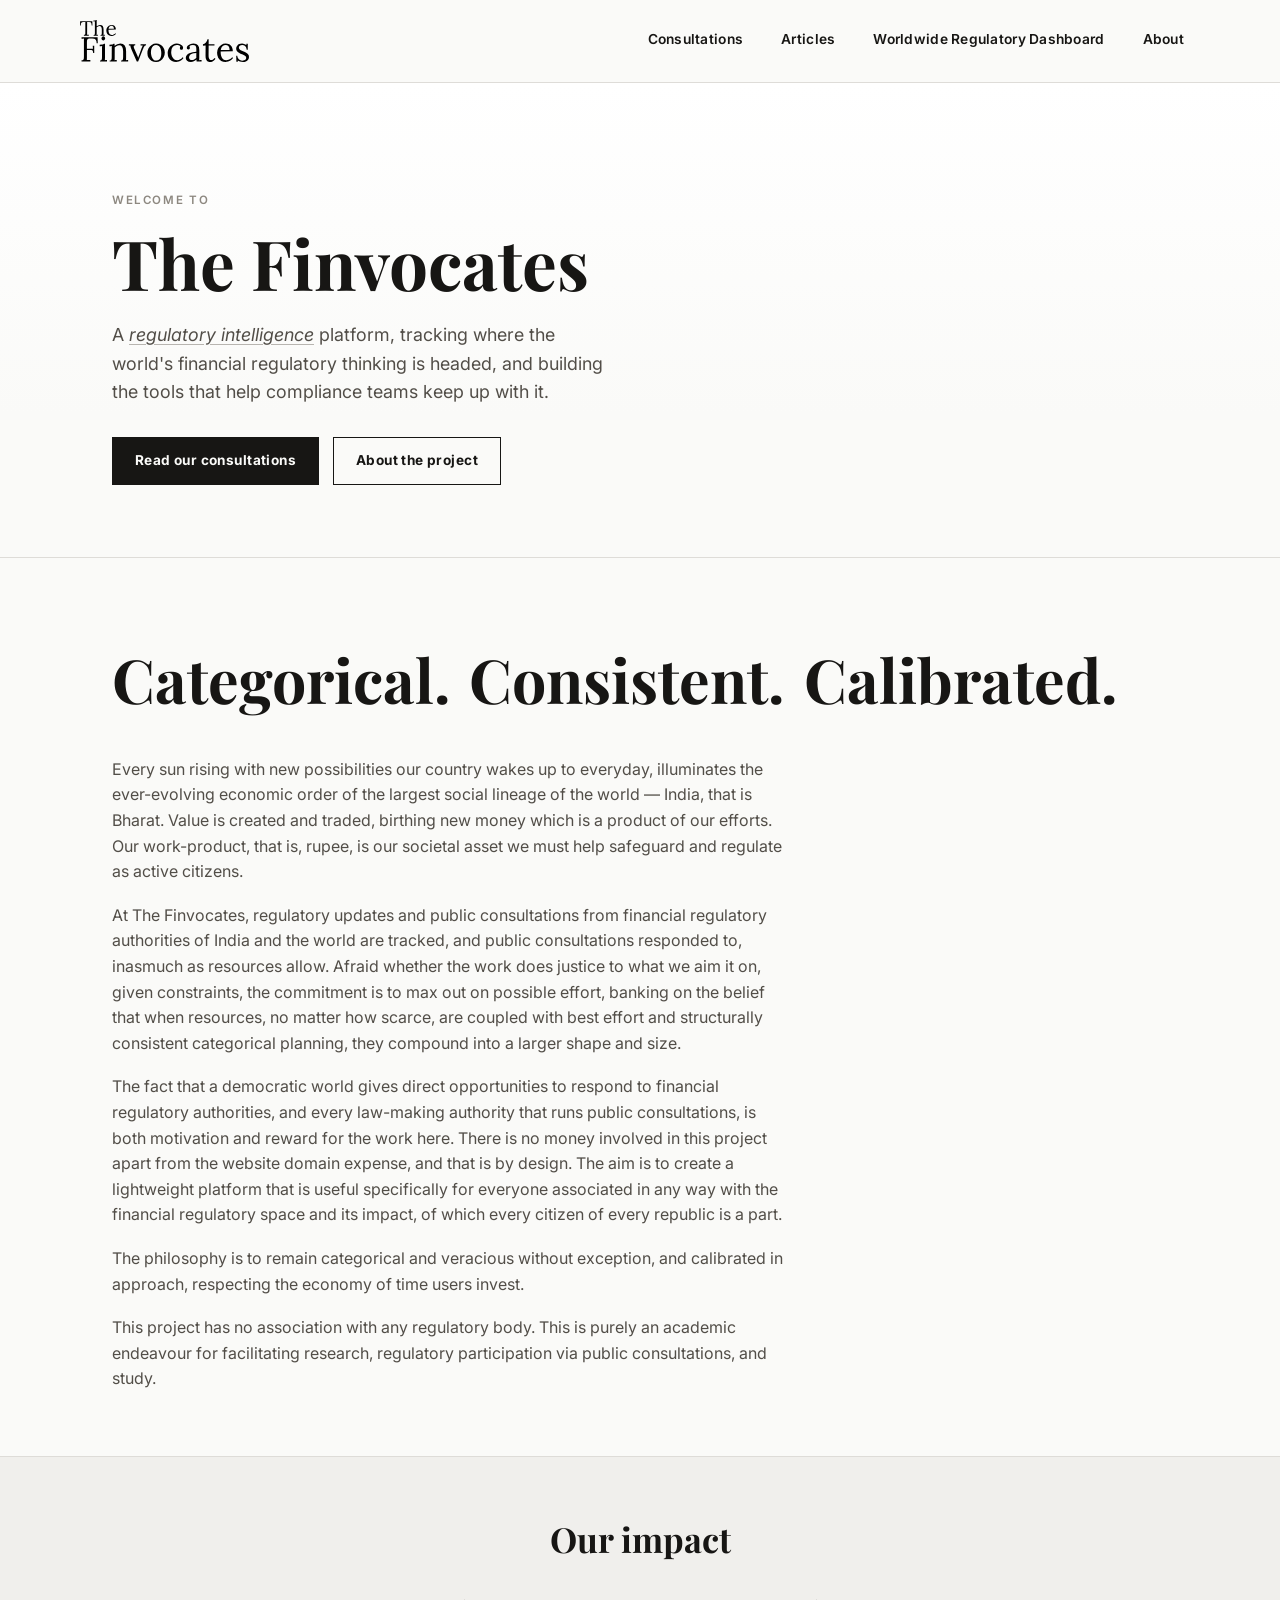
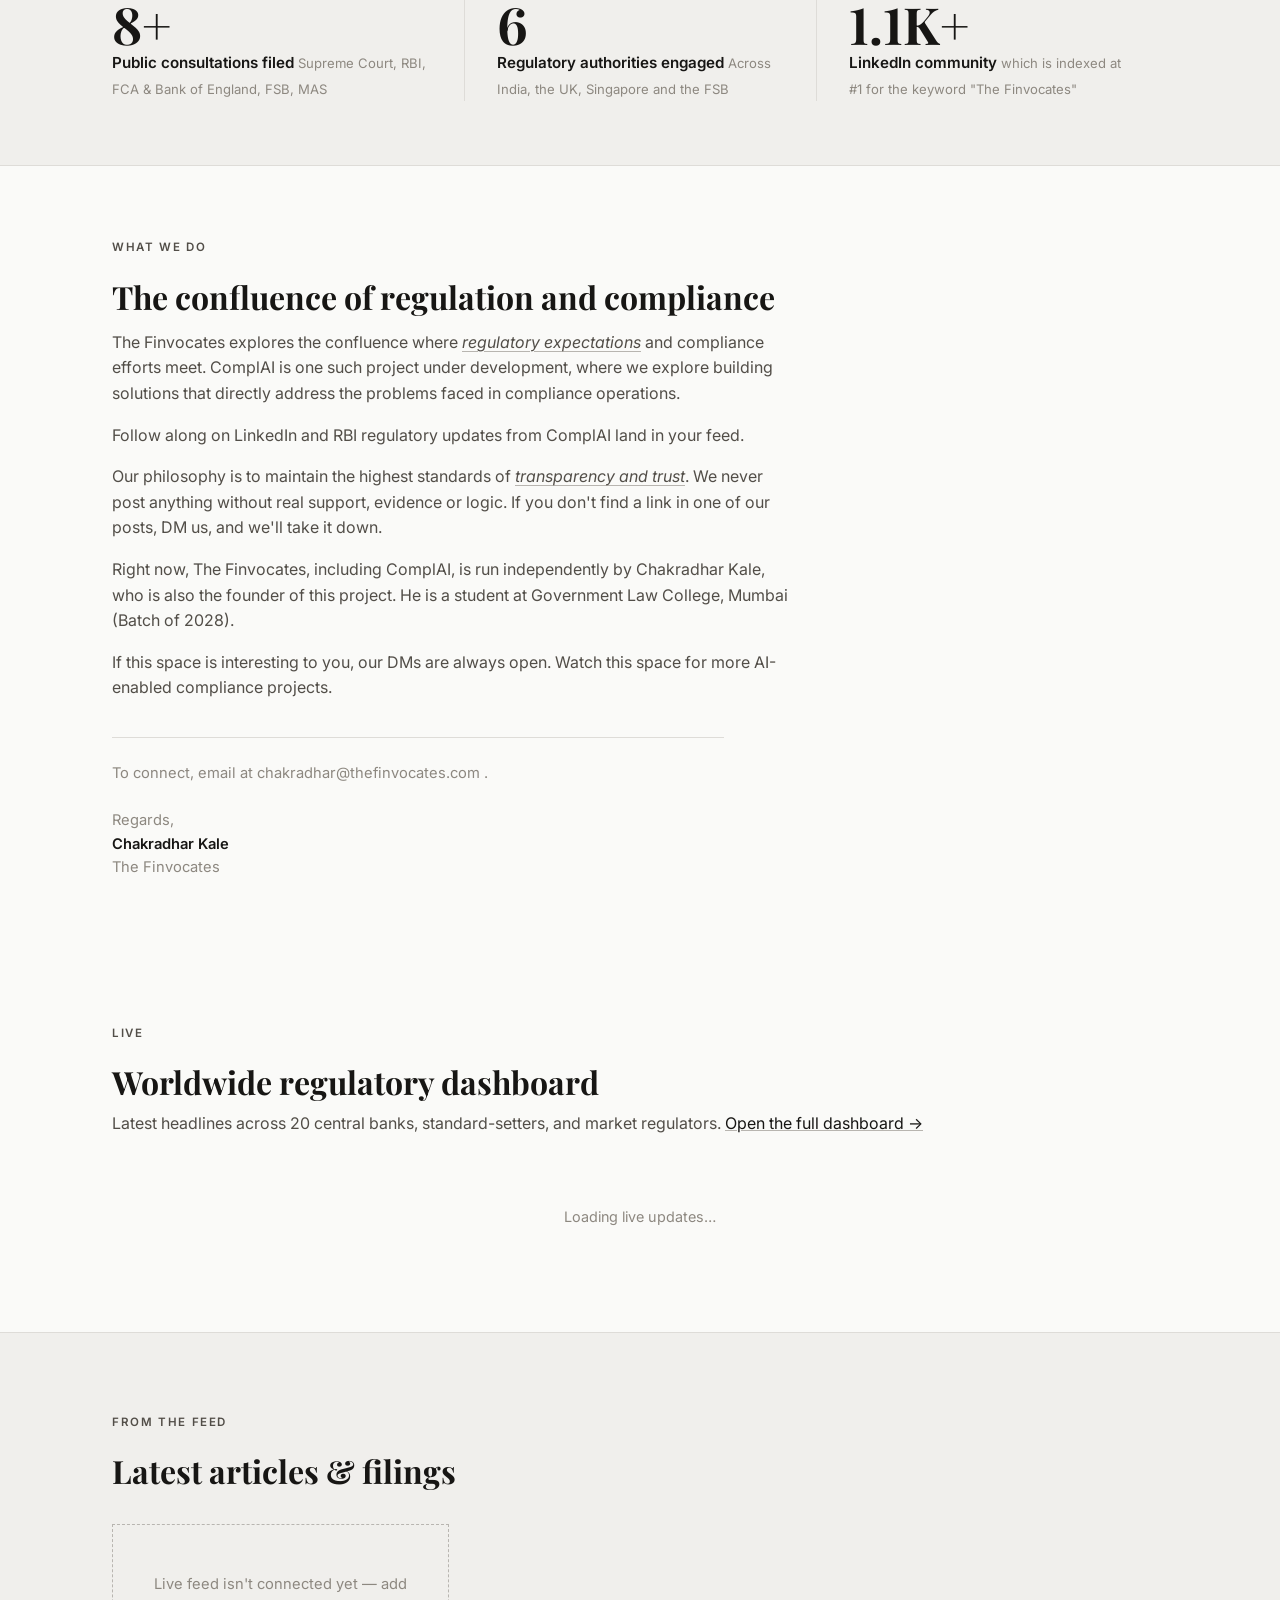
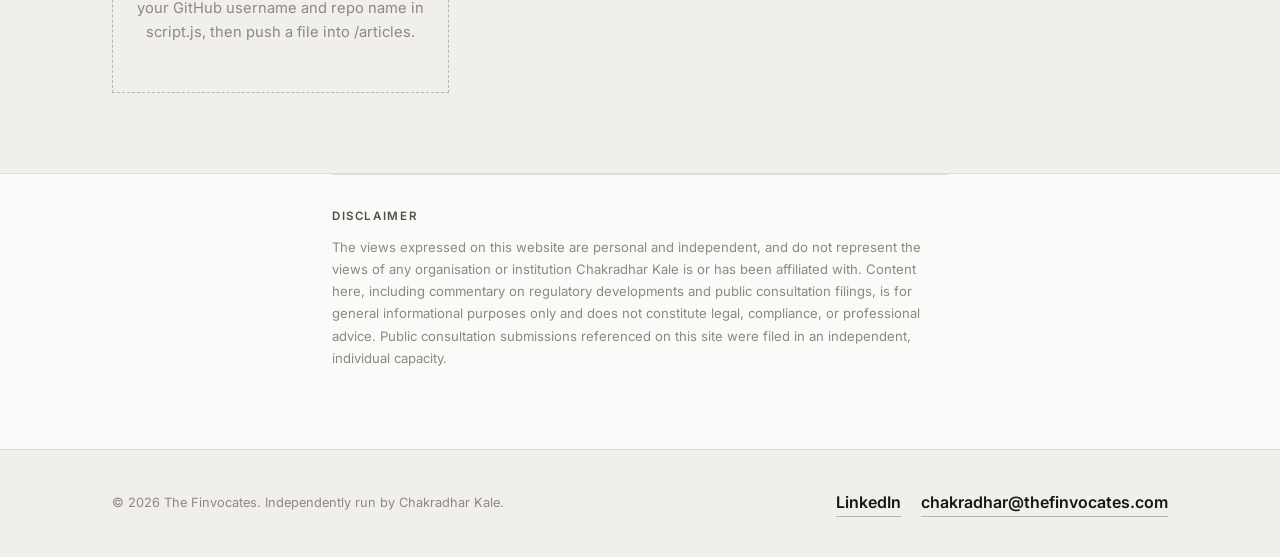
<file: index.html>
<!DOCTYPE html>
<html lang="en">
<head>
<meta charset="UTF-8">
<meta name="viewport" content="width=device-width, initial-scale=1.0">
<title>The Finvocates — Regulatory Intelligence</title>
<meta name="description" content="The Finvocates is a regulatory intelligence platform tracking RBI, FCA, FSB and Supreme Court developments, and building ComplAI, a project for compliance operations.">
<link rel="stylesheet" href="style.css">

<style>
  /* =========================================================
     IMPACT — typography only
     Everything else remains controlled by the original CSS.
     ========================================================= */

  .impact h2 {
    font-size: 2.15rem;
    line-height: 1.1;
  }

  .impact .num {
    font-size: 3.2rem !important;
    line-height: 1;
  }

  /* =========================================================
     WHAT WE DO — align with the manifesto section: left-aligned,
     same paragraph measure, same padding rhythm as ".manifesto",
     instead of the centered narrow column it had before.
     Scoped to this section only, this page only.
     ========================================================= */

  .confluence-section {
    padding: 72px 0 64px;
  }

  .confluence-section p,
  .confluence-section .signoff {
    max-width: var(--measure);
  }

  /* =========================================================
     SMOOTHER MOTION — refined easing on interactions already
     present on this page. No new elements, no other files touched.
     ========================================================= */

  .reveal {
    transition: opacity .7s cubic-bezier(.22,.61,.36,1), transform .7s cubic-bezier(.22,.61,.36,1);
  }

  .manifesto-words span {
    transition: opacity .7s cubic-bezier(.22,.61,.36,1), transform .7s cubic-bezier(.22,.61,.36,1);
  }

  .card, .dash-row, .btn {
    transition-timing-function: cubic-bezier(.22,.61,.36,1);
  }

  .card:hover {
    transition-duration: .3s;
  }

  .dash-row:hover {
    transition-duration: .25s;
  }

  .nav-item > a.nav-trigger::after {
    transition-timing-function: cubic-bezier(.22,.61,.36,1);
  }
</style>

</head>
<body>

<header class="site-header">
  <div class="wrap nav-row">
    <a href="index.html" class="logo" aria-label="The Finvocates">
  <img src="assets/The-Finvocates.svg" alt="The Finvocates">
</a>

    <nav class="main-nav">

<div class="nav-item">
  <a href="consultations.html" class="nav-trigger">Consultations</a>

  <div class="mega">

    <a class="mega-item" href="consultations.html">
      <span class="mi-title">
        Supreme Court — AI in Courts Regulation, 2026
      </span>
      <span class="mi-meta">
        40 clause-specific comments
      </span>
    </a>

    <a class="mega-item" href="consultations.html">
      <span class="mi-title">
        RBI — Governance (Second Amendment) Directions
      </span>
      <span class="mi-meta">
        Commercial Banks &amp; SFBs
      </span>
    </a>

    <a class="mega-item" href="consultations.html">
      <span class="mi-title">
        FSB — Responsible Adoption of AI
      </span>
      <span class="mi-meta">
        7/7 answered
      </span>
    </a>

    <a
      class="mega-all"
      href="consultations.html"
      style="
        display:flex;
        align-items:center;
        justify-content:space-between;
        white-space:nowrap;
      "
    >
      <span>View all consultations</span>
      <span class="arrow">→</span>
    </a>

  </div>
</div>

      <div class="nav-item">
        <a href="articles.html" class="nav-trigger">Articles</a>
        <div class="mega" id="articles-mega">
          <div class="mega-item">
            <span class="mi-title">Loading…</span>
          </div>
        </div>
      </div>

<div class="nav-item">
  <a href="dashboard.html" class="nav-trigger">Worldwide Regulatory Dashboard</a>
  <div class="mega">
    <p class="about-blurb">Live headlines from 20 central banks, standard-setters, and market regulators — no summaries, no editorializing, just the update and a link to the source.</p>
    <a class="mega-all" href="dashboard.html">
      <span>Open the dashboard</span>
      <span class="arrow">→</span>
    </a>
  </div>
</div>

      <div class="nav-item about-item">
        <a href="about.html" class="nav-trigger">About</a>
        <div class="mega">
          <p class="about-blurb">Chakradhar Kale runs The Finvocates independently while working as a Compliance Trainee at a small finance bank and studying law at GLC Mumbai.</p>

          <a class="mega-all" href="about.html">
            <span>Read the full story</span>
            <span class="arrow">→</span>
          </a>
        </div>
      </div>

    </nav>
  </div>
</header>


<section class="hero">
  <div class="wrap">
    <p class="eyebrow reveal in">Welcome to</p>

    <h1 class="reveal in">The Finvocates</h1>

    <p class="lede reveal in">
      A <span class="accent-word">regulatory intelligence</span> platform,
      tracking where the world's financial regulatory thinking is headed,
      and building the tools that help compliance teams keep up with it.
    </p>

    <div class="cta-row reveal in">
      <a href="consultations.html" class="btn primary">
        Read our consultations
      </a>

      <a href="about.html" class="btn ghost">
        About the project
      </a>
    </div>
  </div>
</section>


<section class="manifesto">
  <div class="wrap">

    <div class="manifesto-words reveal">
      <span>Categorical.</span>
      <span>Consistent.</span>
      <span>Calibrated.</span>
    </div>

    <p class="reveal">
      Every sun rising with new possibilities our country wakes up to everyday,
      illuminates the ever-evolving economic order of the largest social lineage
      of the world — India, that is Bharat. Value is created and traded, birthing
      new money which is a product of our efforts. Our work-product, that is,
      rupee, is our societal asset we must help safeguard and regulate as active citizens.
    </p>

    <p class="reveal">
      At The Finvocates, regulatory updates and public consultations from
      financial regulatory authorities of India and the world are tracked,
      and public consultations responded to, inasmuch as resources allow.
      Afraid whether the work does justice to what we aim it on, given constraints,
      the commitment is to max out on possible effort, banking on the belief that
      when resources, no matter how scarce, are coupled with best effort and
      structurally consistent categorical planning, they compound into a larger shape and size.
    </p>

    <p class="reveal">
      The fact that a democratic world gives direct opportunities to respond to
      financial regulatory authorities, and every law-making authority that runs
      public consultations, is both motivation and reward for the work here.
      There is no money involved in this project apart from the website domain expense,
      and that is by design. The aim is to create a lightweight platform that is
      useful specifically for everyone associated in any way with the financial
      regulatory space and its impact, of which every citizen of every republic is a part.
    </p>

    <p class="reveal">
      The philosophy is to remain categorical and veracious without exception,
      and calibrated in approach, respecting the economy of time users invest.
    </p>

    <p class="reveal">
      This project has no association with any regulatory body. This is purely
      an academic endeavour for facilitating research, regulatory participation
      via public consultations, and study.
    </p>

  </div>
</section>


<section class="impact">
  <div class="wrap">

    <h2 class="reveal">Our impact</h2>

    <div class="stat-grid">

      <div class="stat reveal">
        <span class="num accent-num">8+</span>
        <span class="label">Public consultations filed</span>
        <span class="sub">
          Supreme Court, RBI, FCA &amp; Bank of England, FSB, MAS
        </span>
      </div>

      <div class="stat reveal">
        <span class="num accent-num">6</span>
        <span class="label">Regulatory authorities engaged</span>
        <span class="sub">
          Across India, the UK, Singapore and the FSB
        </span>
      </div>

      <div class="stat reveal">
        <span class="num accent-num">1.1K+</span>
        <span class="label">LinkedIn community</span>
        <span class="sub">
          which is indexed at #1 for the keyword "The Finvocates"
        </span>
      </div>

    </div>
  </div>
</section>


<section class="section confluence-section">
  <div class="wrap">

    <p class="eyebrow section-kicker reveal">
      What we do
    </p>

    <h2 class="section-title reveal">
      The confluence of regulation and compliance
    </h2>

    <p class="reveal">
      The Finvocates explores the confluence where
      <span class="accent-word">regulatory expectations</span>
      and compliance efforts meet. ComplAI is one such project
      under development, where we explore building solutions that
      directly address the problems faced in compliance operations.
    </p>

    <p class="reveal">
      Follow along on LinkedIn and RBI regulatory updates from ComplAI
      land in your feed.
    </p>

    <p class="reveal">
      Our philosophy is to maintain the highest standards of
      <span class="accent-word">transparency and trust</span>.
      We never post anything without real support, evidence or logic.
      If you don't find a link in one of our posts, DM us, and we'll take it down.
    </p>

    <p class="reveal">
      Right now, The Finvocates, including ComplAI, is run independently
      by Chakradhar Kale, who is also the founder of this project.
      He is a student at Government Law College, Mumbai (Batch of 2028).
    </p>

    <p class="reveal">
      If this space is interesting to you, our DMs are always open.
      Watch this space for more AI-enabled compliance projects.
    </p>


    <div class="signoff reveal">

      To connect, email at
      <a href="mailto:chakradhar@thefinvocates.com">
        chakradhar@thefinvocates.com
      </a>.

      <br><br>

      Regards,<br>

      <span class="name">Chakradhar Kale</span><br>
      The Finvocates

    </div>

  </div>
</section>


<section class="section" style="padding-bottom:56px;">
  <div class="wrap">

    <p class="eyebrow section-kicker reveal">
      Live
    </p>

    <h2 class="section-title reveal">
      Worldwide regulatory dashboard
    </h2>

    <p class="reveal" style="margin-top:-4px;">
      Latest headlines across 20 central banks, standard-setters,
      and market regulators.
      <a
        href="dashboard.html"
        style="color:var(--ink); text-decoration:underline; text-decoration-color:var(--line-strong);"
      >
        Open the full dashboard →
      </a>
    </p>

    <div
      id="home-dashboard-preview"
      style="margin-top:20px;"
    >
      <div class="dash-empty">
        Loading live updates…
      </div>
    </div>

  </div>
</section>


<section
  class="section"
  style="background:var(--fog); border-top:1px solid var(--line); border-bottom:1px solid var(--line);"
>
  <div class="wrap">

    <p class="eyebrow section-kicker reveal">
      From the feed
    </p>

    <h2 class="section-title reveal">
      Latest articles &amp; filings
    </h2>

    <div
      class="card-grid"
      id="home-articles-grid"
      style="margin-top:28px;"
    >
      <div class="empty-state">
        Loading latest posts…
      </div>
    </div>

  </div>
</section>


<section
  class="section narrow"
  style="padding-top:0;"
>
  <div class="wrap">

    <hr
      class="rule"
      style="margin-bottom:32px;"
    >

    <p
      class="eyebrow reveal"
      style="margin-bottom:10px;"
    >
      Disclaimer
    </p>

    <p
      class="reveal"
      style="font-size:0.82rem; color:var(--ash); line-height:1.7;"
    >
      The views expressed on this website are personal and independent,
      and do not represent the views of any organisation or institution
      Chakradhar Kale is or has been affiliated with. Content here,
      including commentary on regulatory developments and public consultation
      filings, is for general informational purposes only and does not constitute
      legal, compliance, or professional advice. Public consultation submissions
      referenced on this site were filed in an independent, individual capacity.
    </p>

  </div>
</section>


<footer class="site-footer">
  <div class="wrap foot-row">

    <span class="fine">
      © 2026 The Finvocates. Independently run by Chakradhar Kale.
    </span>

    <div
      style="display:flex; gap:20px; align-items:center;"
    >
      <a
        class="mail"
        href="https://www.linkedin.com/company/thefinvocates/"
        target="_blank"
        rel="noopener"
      >
        LinkedIn
      </a>

      <a
        class="mail"
        href="mailto:chakradhar@thefinvocates.com"
      >
        chakradhar@thefinvocates.com
      </a>
    </div>

  </div>
</footer>


<script src="script.js"></script>
<script src="dashboard.js"></script>

<script>
  renderFolderFeed({
    folder: ARTICLES_FOLDER,
    gridSelector: "#home-articles-grid",
    megaSelector: "#articles-mega",
    limit: 3,
    emptyLabel: "articles"
  });
</script>

</body>
</html>
</file>
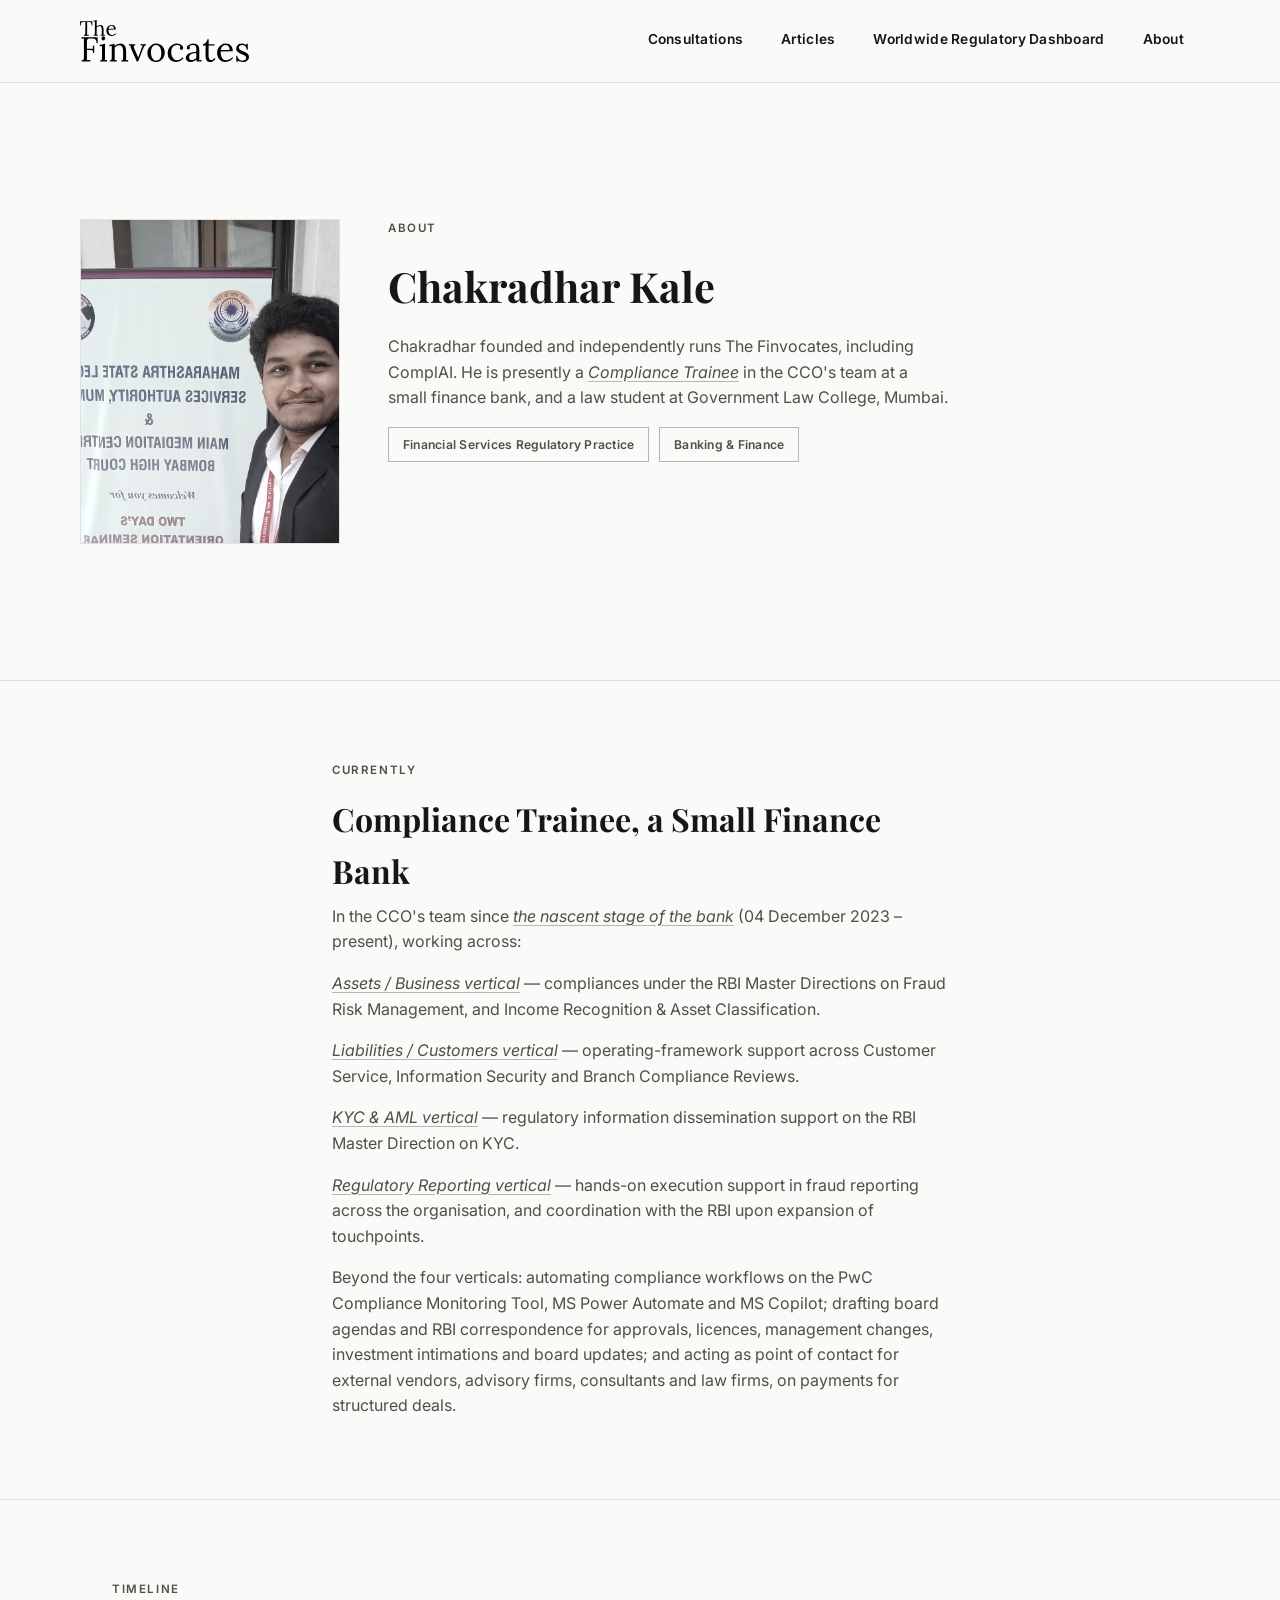
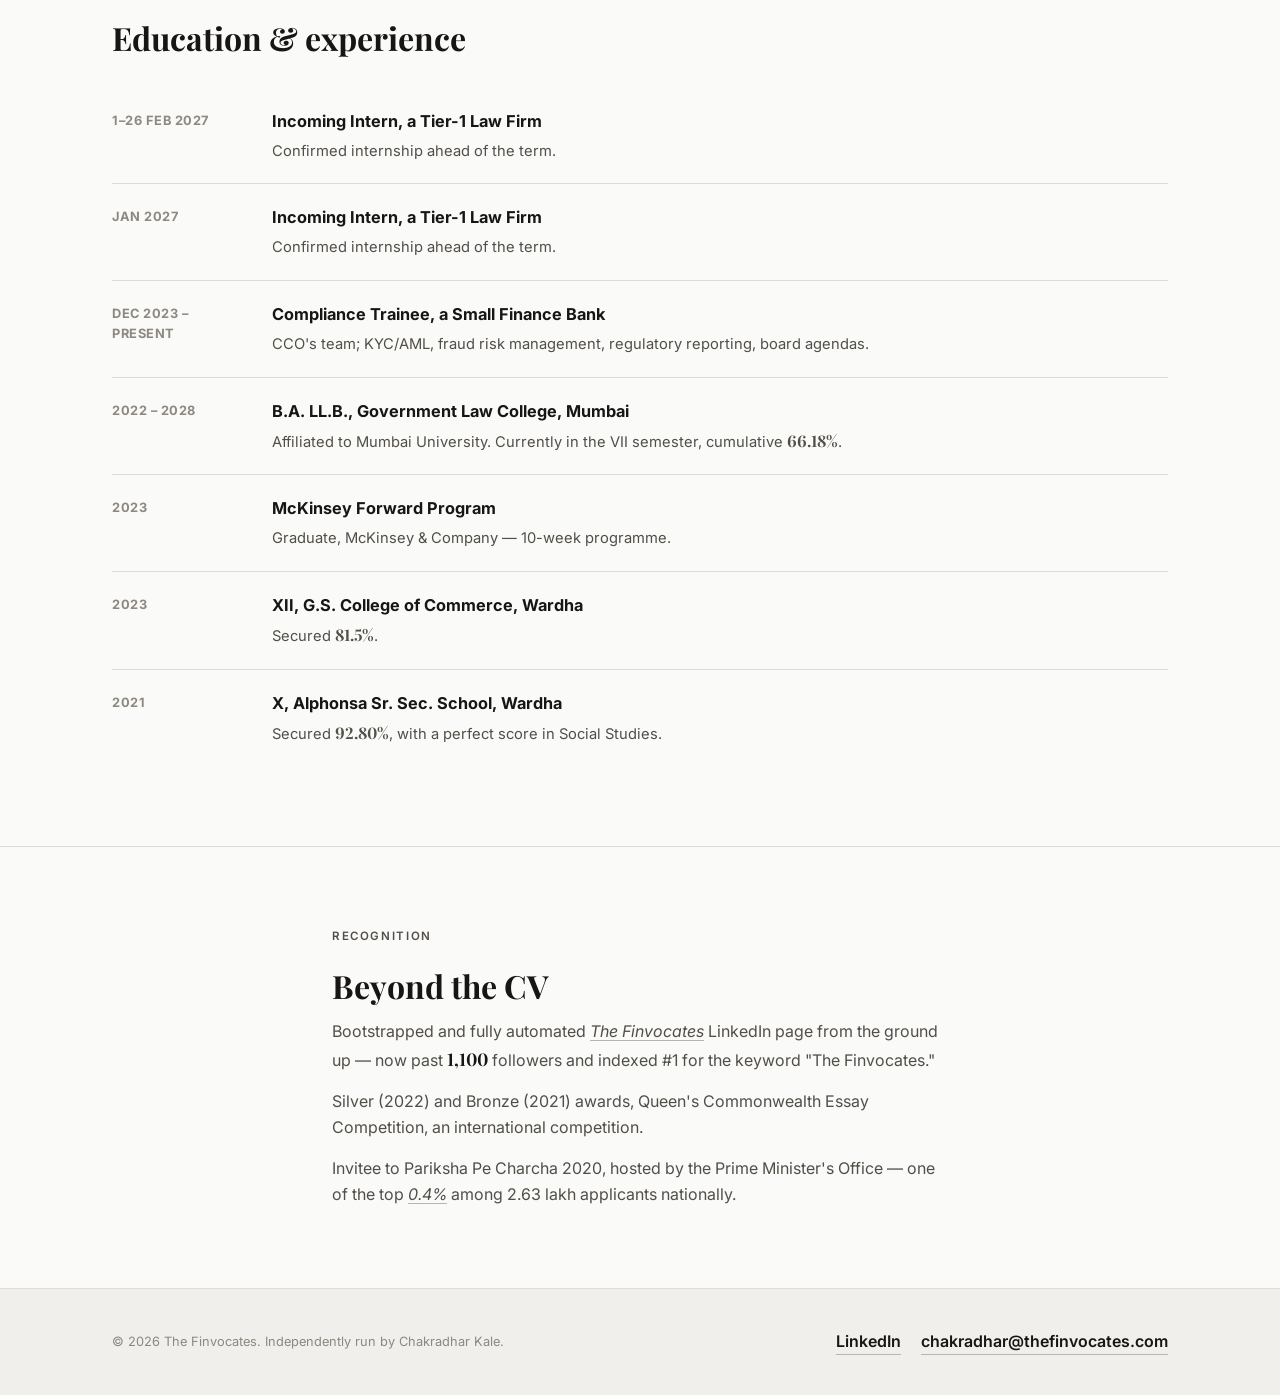
<file: about.html>
<!DOCTYPE html>
<html lang="en">
<head>
<meta charset="UTF-8">
<meta name="viewport" content="width=device-width, initial-scale=1.0">
<title>About — The Finvocates</title>
<link rel="stylesheet" href="style.css">
</head>
<body>

<header class="site-header">
  <div class="wrap nav-row">
     <a href="index.html" class="logo" aria-label="The Finvocates">
  <img src="assets/The-Finvocates.svg" alt="The Finvocates">
</a>
    <nav class="main-nav">
      <div class="nav-item">
        <a href="consultations.html" class="nav-trigger">Consultations</a>
        <div class="mega">
          <a class="mega-item" href="consultations.html#sc-2026">
            <span class="mi-title">Supreme Court — AI in Courts Regulation, 2026</span>
            <span class="mi-meta">40 clause-specific comments</span>
          </a>
          <a class="mega-item" href="consultations.html#rbi-governance">
            <span class="mi-title">RBI — Governance (Second Amendment) Directions</span>
            <span class="mi-meta">Commercial Banks &amp; SFBs</span>
          </a>
          <a class="mega-item" href="consultations.html#fsb-ai">
            <span class="mi-title">FSB — Responsible Adoption of AI</span>
            <span class="mi-meta">All 7 questions answered</span>
          </a>
          <a class="mega-all" href="consultations.html">
            <span>View all consultations</span>
            <span class="arrow">→</span>
          </a>
        </div>
      </div>
      <div class="nav-item">
        <a href="articles.html" class="nav-trigger">Articles</a>
        <div class="mega" id="articles-mega">
          <div class="mega-item"><span class="mi-title">Loading…</span></div>
        </div>
      </div>
      <div class="nav-item">
        <a href="dashboard.html" class="nav-trigger">Worldwide Regulatory Dashboard</a>
      </div>

      <div class="nav-item about-item">
        <a href="about.html" class="nav-trigger">About</a>
        <div class="mega">
          <p class="about-blurb">Chakradhar Kale runs The Finvocates independently while working as a Compliance Trainee at a small finance bank and studying law at GLC Mumbai.</p>
          <a class="mega-all" href="about.html">
            <span>Read the full story</span>
            <span class="arrow">→</span>
          </a>
        </div>
      </div>
    </nav>
  </div>
</header>

<section class="section">
  <div class="wrap about-hero">
    <img class="about-photo reveal in" src="assets/chakradhar-kale.jpg" alt="Chakradhar Kale">
    <div>
      <p class="eyebrow reveal in">About</p>
      <h1 class="serif reveal in" style="font-size:clamp(2rem,4vw,2.6rem); font-weight:700; margin:0 0 14px;">Chakradhar Kale</h1>
      <p class="reveal in" style="color:var(--charcoal); max-width:56ch;">Chakradhar founded and independently runs The Finvocates, including ComplAI. He is presently a <span class="accent-word">Compliance Trainee</span> in the CCO's team at a small finance bank, and a law student at Government Law College, Mumbai.</p>
      <div class="chip-row reveal in">
        <span class="chip">Financial Services Regulatory Practice</span>
        <span class="chip">Banking &amp; Finance</span>
      </div>
    </div>
  </div>
</section>

<hr class="rule">

<section class="section narrow">
  <div class="wrap">
    <p class="eyebrow section-kicker reveal">Currently</p>
    <h2 class="section-title reveal">Compliance Trainee, a Small Finance Bank</h2>
    <p class="reveal">In the CCO's team since <span class="accent-word">the nascent stage of the bank</span> (04 December 2023 – present), working across:</p>
    <p class="reveal"><span class="accent-word">Assets / Business vertical</span> — compliances under the RBI Master Directions on Fraud Risk Management, and Income Recognition &amp; Asset Classification.</p>
    <p class="reveal"><span class="accent-word">Liabilities / Customers vertical</span> — operating-framework support across Customer Service, Information Security and Branch Compliance Reviews.</p>
    <p class="reveal"><span class="accent-word">KYC &amp; AML vertical</span> — regulatory information dissemination support on the RBI Master Direction on KYC.</p>
    <p class="reveal"><span class="accent-word">Regulatory Reporting vertical</span> — hands-on execution support in fraud reporting across the organisation, and coordination with the RBI upon expansion of touchpoints.</p>
    <p class="reveal">Beyond the four verticals: automating compliance workflows on the PwC Compliance Monitoring Tool, MS Power Automate and MS Copilot; drafting board agendas and RBI correspondence for approvals, licences, management changes, investment intimations and board updates; and acting as point of contact for external vendors, advisory firms, consultants and law firms, on payments for structured deals.</p>
  </div>
</section>

<hr class="rule">

<section class="section">
  <div class="wrap">
    <p class="eyebrow section-kicker reveal">Timeline</p>
    <h2 class="section-title reveal">Education &amp; experience</h2>
    <ul class="timeline" style="margin-top:24px;">
      <li class="reveal">
        <span class="when">1&ndash;26 Feb 2027</span>
        <span class="what"><strong>Incoming Intern, a Tier-1 Law Firm</strong><span>Confirmed internship ahead of the term.</span></span>
      </li>
      <li class="reveal">
        <span class="when">Jan 2027</span>
        <span class="what"><strong>Incoming Intern, a Tier-1 Law Firm</strong><span>Confirmed internship ahead of the term.</span></span>
      </li>
      <li class="reveal">
        <span class="when">Dec 2023 – present</span>
        <span class="what"><strong>Compliance Trainee, a Small Finance Bank</strong><span>CCO's team; KYC/AML, fraud risk management, regulatory reporting, board agendas.</span></span>
      </li>
      <li class="reveal">
        <span class="when">2022 – 2028</span>
        <span class="what"><strong>B.A. LL.B., Government Law College, Mumbai</strong><span>Affiliated to Mumbai University. Currently in the VII semester, cumulative <span class="accent-num" style="font-size:1rem;">66.18%</span>.</span></span>
      </li>
      <li class="reveal">
        <span class="when">2023</span>
        <span class="what"><strong>McKinsey Forward Program</strong><span>Graduate, McKinsey &amp; Company — 10-week programme.</span></span>
      </li>
      <li class="reveal">
        <span class="when">2023</span>
        <span class="what"><strong>XII, G.S. College of Commerce, Wardha</strong><span>Secured <span class="accent-num" style="font-size:1rem;">81.5%</span>.</span></span>
      </li>
      <li class="reveal">
        <span class="when">2021</span>
        <span class="what"><strong>X, Alphonsa Sr. Sec. School, Wardha</strong><span>Secured <span class="accent-num" style="font-size:1rem;">92.80%</span>, with a perfect score in Social Studies.</span></span>
      </li>
    </ul>
  </div>
</section>

<hr class="rule">

<section class="section narrow">
  <div class="wrap">
    <p class="eyebrow section-kicker reveal">Recognition</p>
    <h2 class="section-title reveal">Beyond the CV</h2>
    <p class="reveal">Bootstrapped and fully automated <span class="accent-word">The Finvocates</span> LinkedIn page from the ground up — now past <span class="accent-num" style="font-size:1.1rem;">1,100</span> followers and indexed #1 for the keyword "The Finvocates."</p>
    <p class="reveal">Silver (2022) and Bronze (2021) awards, Queen's Commonwealth Essay Competition, an international competition.</p>
    <p class="reveal">Invitee to Pariksha Pe Charcha 2020, hosted by the Prime Minister's Office — one of the top <span class="accent-word">0.4%</span> among 2.63 lakh applicants nationally.</p>
  </div>
</section>

<footer class="site-footer">
  <div class="wrap foot-row">
    <span class="fine">© 2026 The Finvocates. Independently run by Chakradhar Kale.</span>
    <div style="display:flex; gap:20px; align-items:center;">
      <a class="mail" href="https://www.linkedin.com/company/thefinvocates/" target="_blank" rel="noopener">LinkedIn</a>
      <a class="mail" href="mailto:chakradhar@thefinvocates.com">chakradhar@thefinvocates.com</a>
    </div>
  </div>
</footer>

<script src="script.js"></script>
<script>
  renderFolderFeed({ folder: ARTICLES_FOLDER, megaSelector: "#articles-mega", limit: 3, emptyLabel: "articles" });
</script>
</body>
</html>
</file>
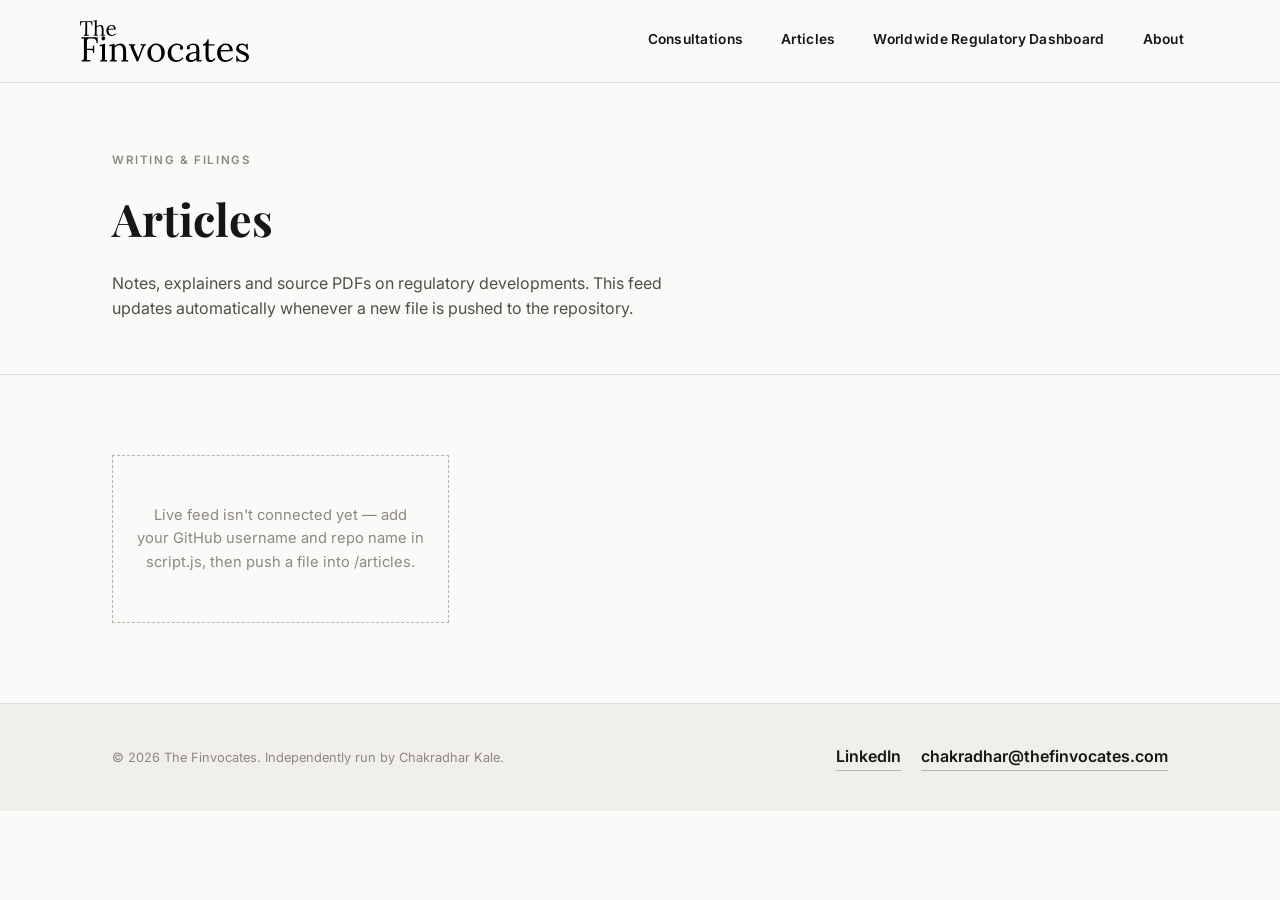
<file: articles.html>
<!DOCTYPE html>
<html lang="en">
<head>
<meta charset="UTF-8">
<meta name="viewport" content="width=device-width, initial-scale=1.0">
<title>Articles — The Finvocates</title>
<link rel="stylesheet" href="style.css">
</head>
<body>

<header class="site-header">
  <div class="wrap nav-row">
    <a href="index.html" class="logo" aria-label="The Finvocates">
  <img src="assets/The-Finvocates.svg" alt="The Finvocates">
</a>
    <nav class="main-nav">
      <div class="nav-item">
        <a href="consultations.html" class="nav-trigger">Consultations</a>
        <div class="mega">
          <a class="mega-item" href="consultations.html#sc-2026">
            <span class="mi-title">Supreme Court — AI in Courts Regulation, 2026</span>
            <span class="mi-meta">40 clause-specific comments</span>
          </a>
          <a class="mega-item" href="consultations.html#rbi-governance">
            <span class="mi-title">RBI — Governance (Second Amendment) Directions</span>
            <span class="mi-meta">Commercial Banks &amp; SFBs</span>
          </a>
          <a class="mega-item" href="consultations.html#fsb-ai">
            <span class="mi-title">FSB — Responsible Adoption of AI</span>
            <span class="mi-meta">All 7 questions answered</span>
          </a>
          <a class="mega-all" href="consultations.html">
            <span>View all consultations</span>
            <span class="arrow">→</span>
          </a>
        </div>
      </div>
      <div class="nav-item">
        <a href="articles.html" class="nav-trigger">Articles</a>
        <div class="mega" id="articles-mega">
          <div class="mega-item"><span class="mi-title">Loading…</span></div>
        </div>
      </div>
      <div class="nav-item">
        <a href="dashboard.html" class="nav-trigger">Worldwide Regulatory Dashboard</a>
      </div>

      <div class="nav-item about-item">
        <a href="about.html" class="nav-trigger">About</a>
        <div class="mega">
          <p class="about-blurb">Chakradhar Kale runs The Finvocates independently while working as a Compliance Trainee at a small finance bank and studying law at GLC Mumbai.</p>
          <a class="mega-all" href="about.html">
            <span>Read the full story</span>
            <span class="arrow">→</span>
          </a>
        </div>
      </div>
    </nav>
  </div>
</header>

<section class="page-head">
  <div class="wrap">
    <p class="eyebrow reveal in">Writing &amp; filings</p>
    <h1 class="reveal in">Articles</h1>
    <p class="lede reveal in">Notes, explainers and source PDFs on regulatory developments. This feed updates automatically whenever a new file is pushed to the repository.</p>
  </div>
</section>

<section class="section">
  <div class="wrap">
    <div class="card-grid" id="articles-grid">
      <div class="empty-state">Loading latest posts…</div>
    </div>
  </div>
</section>

<footer class="site-footer">
  <div class="wrap foot-row">
    <span class="fine">© 2026 The Finvocates. Independently run by Chakradhar Kale.</span>
    <div style="display:flex; gap:20px; align-items:center;">
      <a class="mail" href="https://www.linkedin.com/company/thefinvocates/" target="_blank" rel="noopener">LinkedIn</a>
      <a class="mail" href="mailto:chakradhar@thefinvocates.com">chakradhar@thefinvocates.com</a>
    </div>
  </div>
</footer>

<script src="script.js"></script>
<script>
  renderFolderFeed({
    folder: ARTICLES_FOLDER,
    gridSelector: "#articles-grid",
    megaSelector: "#articles-mega",
    limit: 3,
    emptyLabel: "articles"
  });
</script>
</body>
</html>
</file>
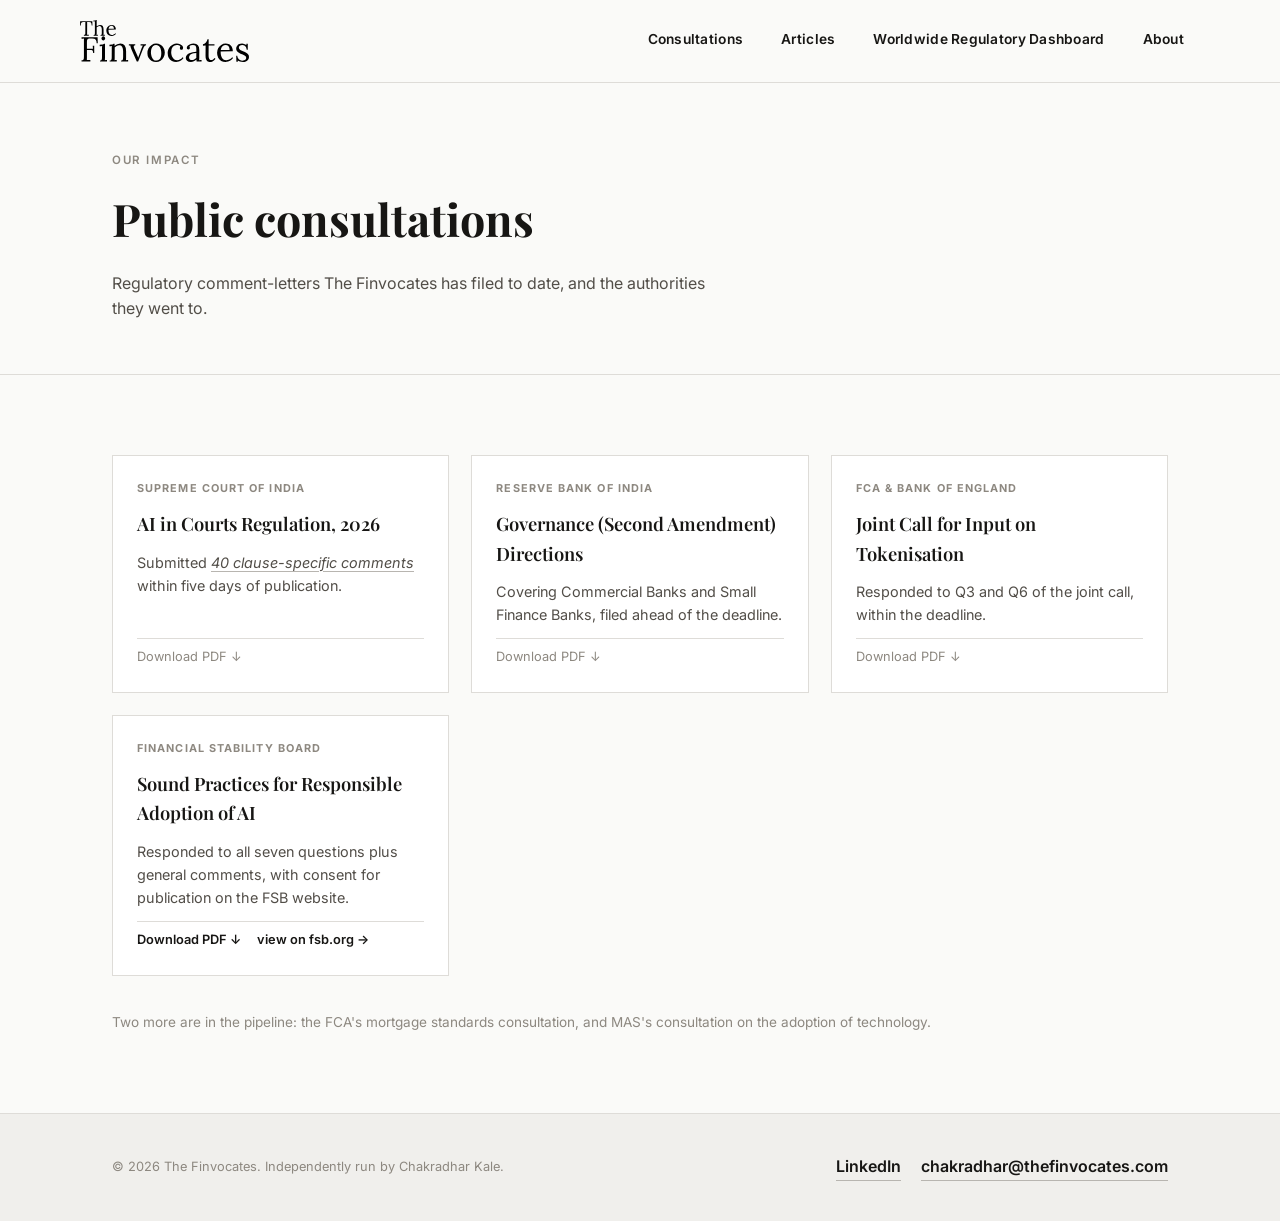
<file: consultations.html>
<!DOCTYPE html>
<html lang="en">
<head>
<meta charset="UTF-8">
<meta name="viewport" content="width=device-width, initial-scale=1.0">
<title>Consultations — The Finvocates</title>
<link rel="stylesheet" href="style.css">
</head>
<body>

<header class="site-header">
  <div class="wrap nav-row">
    <a href="index.html" class="logo" aria-label="The Finvocates">
  <img src="assets/The-Finvocates.svg" alt="The Finvocates">
</a>
    <nav class="main-nav">
      <div class="nav-item">
        <a href="consultations.html" class="nav-trigger">Consultations</a>
        <div class="mega">
          <a class="mega-item" href="#sc-2026">
            <span class="mi-title">Supreme Court — AI in Courts Regulation, 2026</span>
            <span class="mi-meta">40 clause-specific comments</span>
          </a>
          <a class="mega-item" href="#rbi-governance">
            <span class="mi-title">RBI — Governance (Second Amendment) Directions</span>
            <span class="mi-meta">Commercial Banks &amp; SFBs</span>
          </a>
          <a class="mega-item" href="#fsb-ai">
            <span class="mi-title">FSB — Responsible Adoption of AI</span>
            <span class="mi-meta">All 7 questions answered</span>
          </a>
          <a class="mega-all" href="consultations.html">
            <span>View all consultations</span>
            <span class="arrow">→</span>
          </a>
        </div>
      </div>
      <div class="nav-item">
        <a href="articles.html" class="nav-trigger">Articles</a>
        <div class="mega" id="articles-mega">
          <div class="mega-item"><span class="mi-title">Loading…</span></div>
        </div>
      </div>
      <div class="nav-item">
        <a href="dashboard.html" class="nav-trigger">Worldwide Regulatory Dashboard</a>
      </div>

      <div class="nav-item about-item">
        <a href="about.html" class="nav-trigger">About</a>
        <div class="mega">
          <p class="about-blurb">Chakradhar Kale runs The Finvocates independently while working as a Compliance Trainee at a small finance bank and studying law at GLC Mumbai.</p>
          <a class="mega-all" href="about.html">
            <span>Read the full story</span>
            <span class="arrow">→</span>
          </a>
        </div>
      </div>
    </nav>
  </div>
</header>

<section class="page-head">
  <div class="wrap">
    <p class="eyebrow reveal in">Our impact</p>
    <h1 class="reveal in">Public consultations</h1>
    <p class="lede reveal in">Regulatory comment-letters The Finvocates has filed to date, and the authorities they went to.</p>
  </div>
</section>

<section class="section">
  <div class="wrap">
    <div class="card-grid">

      <a class="card reveal" id="sc-2026" href="https://raw.githubusercontent.com/Tejasis17/thefinvocates-site/main/consultations/Supreme-Court-AI-in-Courts-Regulation-2026.pdf" download>
        <span class="kind">Supreme Court of India</span>
        <span class="title">AI in Courts Regulation, 2026</span>
        <p style="color:var(--charcoal); font-size:0.9rem; margin:0;">Submitted <span class="accent-word">40 clause-specific comments</span> within five days of publication.</p>
        <span class="meta">Download PDF ↓</span>
      </a>

      <a class="card reveal" id="rbi-governance" href="https://raw.githubusercontent.com/Tejasis17/thefinvocates-site/main/consultations/RBI-Governance-Second-Amendment-Directions.pdf" download>
        <span class="kind">Reserve Bank of India</span>
        <span class="title">Governance (Second Amendment) Directions</span>
        <p style="color:var(--charcoal); font-size:0.9rem; margin:0;">Covering Commercial Banks and Small Finance Banks, filed ahead of the deadline.</p>
        <span class="meta">Download PDF ↓</span>
      </a>

      <a class="card reveal" id="fca-boe" href="https://raw.githubusercontent.com/Tejasis17/thefinvocates-site/main/consultations/FCA-BoE-Tokenisation-Call-for-Input.pdf" download>
        <span class="kind">FCA &amp; Bank of England</span>
        <span class="title">Joint Call for Input on Tokenisation</span>
        <p style="color:var(--charcoal); font-size:0.9rem; margin:0;">Responded to Q3 and Q6 of the joint call, within the deadline.</p>
        <span class="meta">Download PDF ↓</span>
      </a>

      <div class="card reveal" id="fsb-ai">
        <span class="kind">Financial Stability Board</span>
        <span class="title">Sound Practices for Responsible Adoption of AI</span>
        <p style="color:var(--charcoal); font-size:0.9rem; margin:0;">Responded to all seven questions plus general comments, with consent for publication on the FSB website.</p>
        <span class="meta" style="display:flex; gap:16px;">
          <a href="https://raw.githubusercontent.com/Tejasis17/thefinvocates-site/main/consultations/FSB-Responsible-Adoption-of-AI.pdf" download style="color:var(--ink); font-weight:600;">Download PDF ↓</a>
          <a href="https://www.fsb.org/uploads/The-Finvocates.pdf" target="_blank" rel="noopener" style="color:var(--ink); font-weight:600;">view on fsb.org →</a>
        </span>
      </div>

    </div>

    <p style="margin-top:36px; font-size:0.85rem; color:var(--ash);">Two more are in the pipeline: the FCA's mortgage standards consultation, and MAS's consultation on the adoption of technology.</p>
  </div>
</section>

<footer class="site-footer">
  <div class="wrap foot-row">
    <span class="fine">© 2026 The Finvocates. Independently run by Chakradhar Kale.</span>
    <div style="display:flex; gap:20px; align-items:center;">
      <a class="mail" href="https://www.linkedin.com/company/thefinvocates/" target="_blank" rel="noopener">LinkedIn</a>
      <a class="mail" href="mailto:chakradhar@thefinvocates.com">chakradhar@thefinvocates.com</a>
    </div>
  </div>
</footer>

<script src="script.js"></script>
<script>
  renderFolderFeed({ folder: ARTICLES_FOLDER, megaSelector: "#articles-mega", limit: 3, emptyLabel: "articles" });
</script>
</body>
</html>
</file>
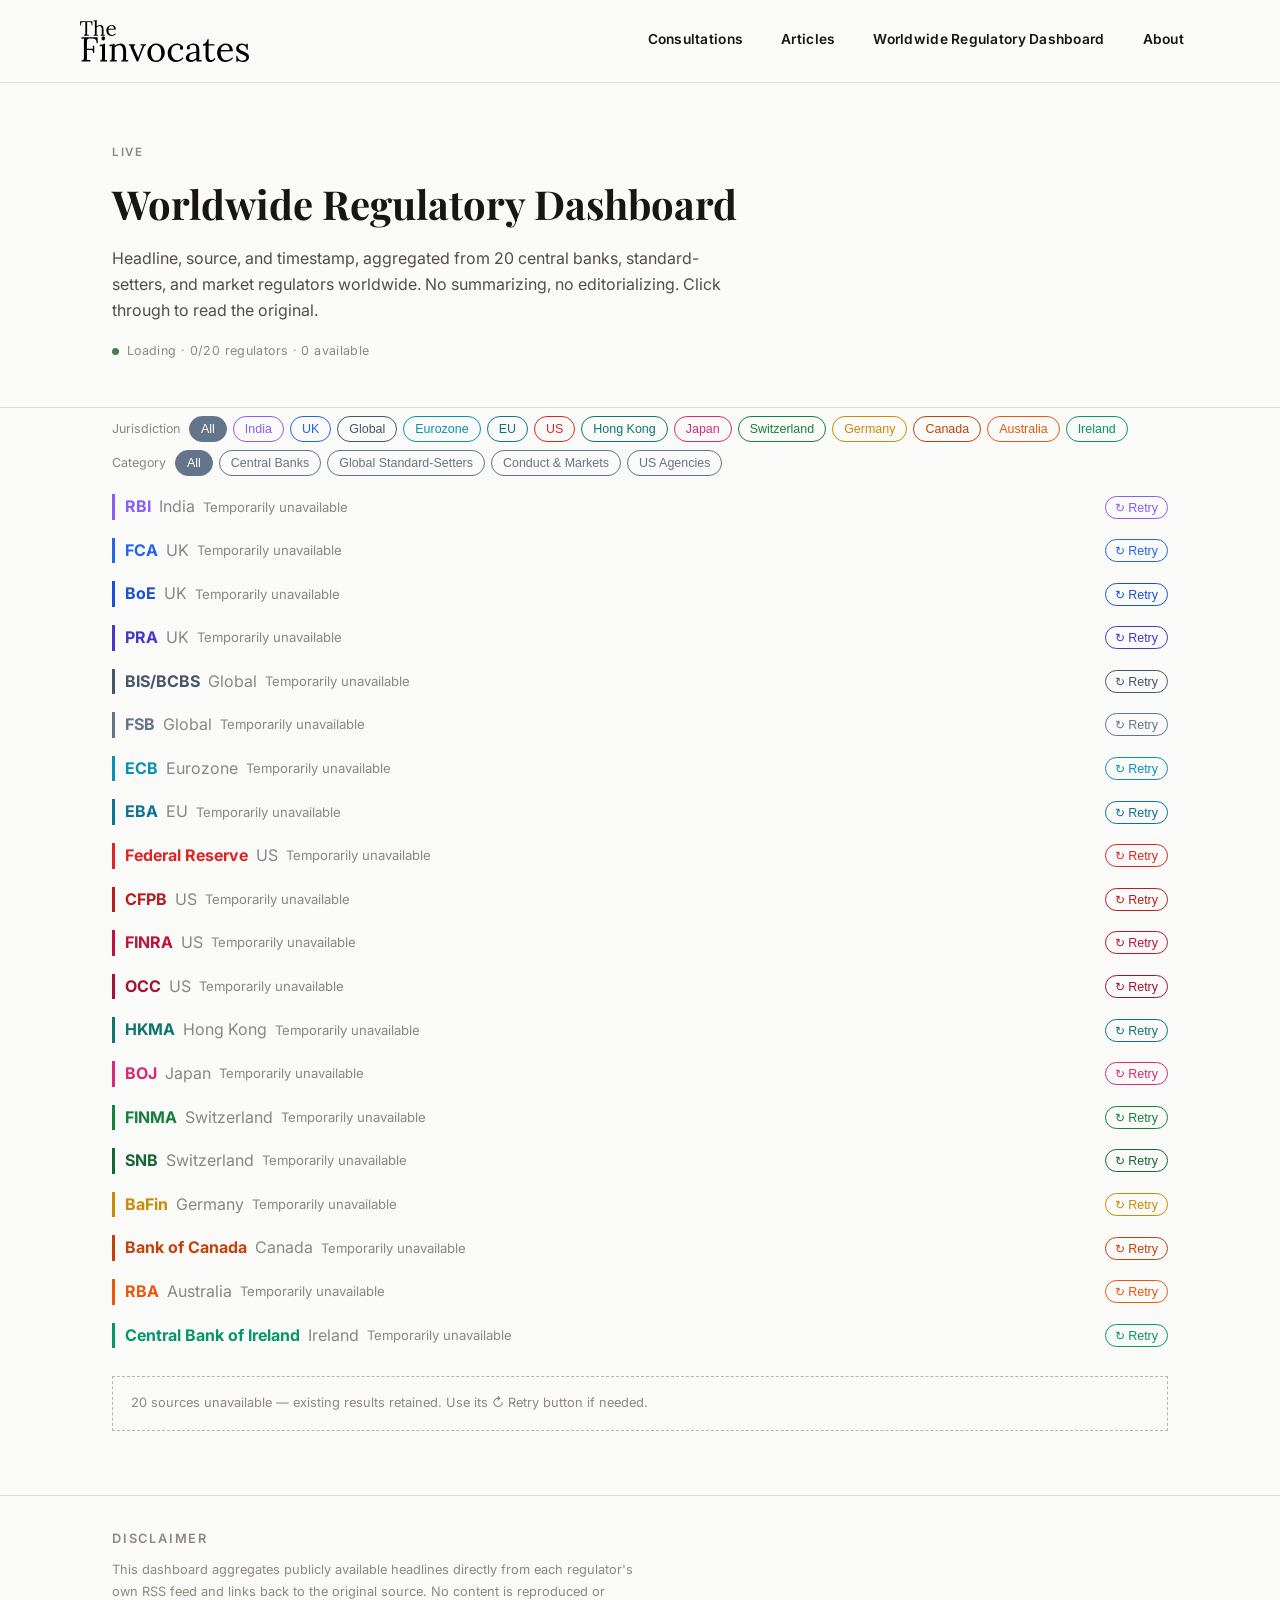
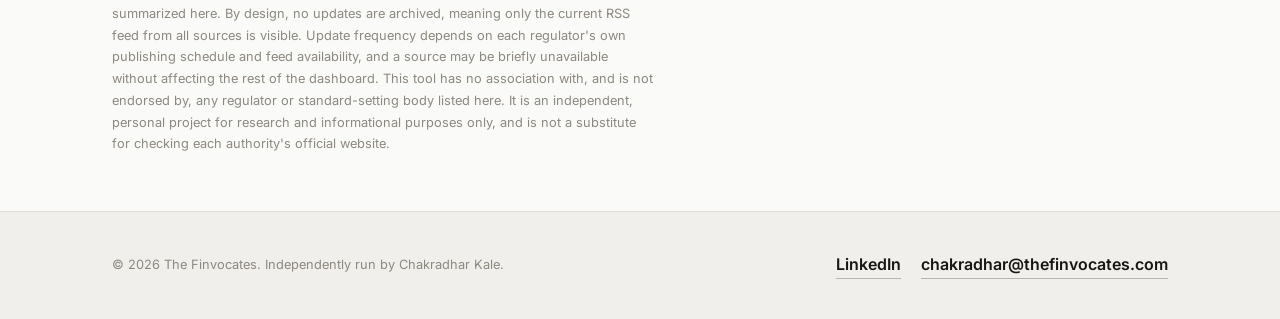
<file: dashboard.html>
<!DOCTYPE html>
<html lang="en">
<head>
<meta charset="UTF-8">
<meta name="viewport" content="width=device-width, initial-scale=1.0">
<title>Worldwide Regulatory Dashboard — The Finvocates</title>
<meta name="description" content="Live regulatory updates aggregated from 20 central banks, standard-setters, and market regulators worldwide.">
<link rel="stylesheet" href="style.css">
</head>
<body>

<header class="site-header">
  <div class="wrap nav-row">
    <a href="index.html" class="logo" aria-label="The Finvocates">
  <img src="assets/The-Finvocates.svg" alt="The Finvocates">
</a>
    <nav class="main-nav">
      <div class="nav-item">
        <a href="consultations.html" class="nav-trigger">Consultations</a>
        <div class="mega">
          <a class="mega-item" href="consultations.html">
            <span class="mi-title">Supreme Court — AI in Courts Regulation, 2026</span>
            <span class="mi-meta">40 clause-specific comments</span>
          </a>
          <a class="mega-item" href="consultations.html">
            <span class="mi-title">RBI — Governance (Second Amendment) Directions</span>
            <span class="mi-meta">Commercial Banks &amp; SFBs</span>
          </a>
          <a class="mega-item" href="consultations.html">
            <span class="mi-title">FSB — Responsible Adoption of AI</span>
            <span class="mi-meta">All 7 questions answered</span>
          </a>
          <a class="mega-all" href="consultations.html">
            <span>View all consultations</span>
            <span class="arrow">→</span>
          </a>
        </div>
      </div>
      <div class="nav-item">
        <a href="articles.html" class="nav-trigger">Articles</a>
        <div class="mega" id="articles-mega">
          <div class="mega-item"><span class="mi-title">Loading…</span></div>
        </div>
      </div>
      <div class="nav-item">
        <a href="dashboard.html" class="nav-trigger">Worldwide Regulatory Dashboard</a>
      </div>
      <div class="nav-item about-item">
        <a href="about.html" class="nav-trigger">About</a>
        <div class="mega">
          <p class="about-blurb">Chakradhar Kale runs The Finvocates independently while working as a Compliance Trainee at a small finance bank and studying law at GLC Mumbai.</p>
          <a class="mega-all" href="about.html">
            <span>Read the full story</span>
            <span class="arrow">→</span>
          </a>
        </div>
      </div>
    </nav>
  </div>
</header>

<section class="dash-head">
  <div class="wrap">
    <p class="eyebrow reveal in">Live</p>
    <h1 class="reveal in">Worldwide Regulatory Dashboard</h1>
    <p class="lede reveal in">Headline, source, and timestamp, aggregated from 20 central banks, standard-setters, and market regulators worldwide. No summarizing, no editorializing. Click through to read the original.</p>
    <div class="dash-status reveal in">
      <span class="dash-dot" id="dash-dot"></span>
      <span id="dash-status-text">Connecting…</span>
    </div>
    <div class="dash-filters" id="dash-filters"></div>
  </div>
</section>

<section class="dash-feed">
  <div class="wrap">
    <div id="dash-feed-list">
      <div class="dash-loading">Loading live updates…</div>
    </div>
    <div class="dash-error-note" id="dash-error-note" style="display:none;"></div>
  </div>
</section>

<section class="dash-disclaimer">
  <div class="wrap">
    <p class="eyebrow reveal" style="margin-bottom:10px;">Disclaimer</p>
    <p class="reveal">This dashboard aggregates publicly available headlines directly from each regulator's own RSS feed and links back to the original source. No content is reproduced or summarized here. By design, no updates are archived, meaning only the current RSS feed from all sources is visible. Update frequency depends on each regulator's own publishing schedule and feed availability, and a source may be briefly unavailable without affecting the rest of the dashboard. This tool has no association with, and is not endorsed by, any regulator or standard-setting body listed here. It is an independent, personal project for research and informational purposes only, and is not a substitute for checking each authority's official website.</p>
  </div>
</section>

<footer class="site-footer">
  <div class="wrap foot-row">
    <span class="fine">© 2026 The Finvocates. Independently run by Chakradhar Kale.</span>
    <div style="display:flex; gap:20px; align-items:center;">
      <a class="mail" href="https://www.linkedin.com/company/thefinvocates/" target="_blank" rel="noopener">LinkedIn</a>
      <a class="mail" href="mailto:chakradhar@thefinvocates.com">chakradhar@thefinvocates.com</a>
    </div>
  </div>
</footer>

<script src="script.js"></script>
<script src="dashboard.js"></script>
<script>
  renderFolderFeed({ folder: ARTICLES_FOLDER, megaSelector: "#articles-mega", limit: 3, emptyLabel: "articles" });
</script>
</body>
</html>
</file>
<file: style.css>
/* ============================================================
   THE FINVOCATES — shared stylesheet
   Design tokens: monochrome grey/white spectrum, no blue.
   ============================================================ */

@import url('https://fonts.googleapis.com/css2?family=Playfair+Display:ital,wght@0,500;0,600;0,700;1,400;1,500&family=Inter:wght@400;500;600;700&display=swap');

:root{
  --paper:   #fafaf8;   /* page background */
  --fog:     #f0efec;   /* alt section background */
  --card:    #ffffff;   /* card surface */
  --line:    #dedcd8;   /* hairline rule */
  --line-strong: #b8b5b0;
  --ink:     #171614;   /* primary text */
  --charcoal:#524e48;   /* secondary text */
  --ash:     #8d8880;   /* muted labels / captions */
  --ink-inv: #fafaf8;   /* text on dark */
  --shadow:  0 18px 30px -18px rgba(23,22,20,0.18);
  --shadow-lift: 0 24px 40px -16px rgba(23,22,20,0.22);
  --radius: 2px;
  --measure: 68ch;
}

*{ box-sizing: border-box; }

html{ scroll-behavior: smooth; overflow-x: hidden; }

body{
  margin:0;
  background: var(--paper);
  color: var(--ink);
  font-family: 'Inter', -apple-system, BlinkMacSystemFont, 'Segoe UI', sans-serif;
  font-size: 16px;
  line-height: 1.6;
  -webkit-font-smoothing: antialiased;
  overflow-x: hidden;
  width: 100%;
  max-width: 100vw;
}

@media (prefers-reduced-motion: reduce){
  *{ animation-duration: 0.001ms !important; transition-duration: 0.001ms !important; }
  html{ scroll-behavior: auto; }
}

a{ color: inherit; text-decoration: none; }

::selection{ background: var(--ink); color: var(--paper); }

.eyebrow{
  font-size: 0.72rem;
  letter-spacing: 0.14em;
  text-transform: uppercase;
  color: var(--ash);
  font-weight: 600;
}

.serif{ font-family: 'Playfair Display', Georgia, serif; }

.rule{
  border: none;
  border-top: 1px solid var(--line);
  margin: 0;
}

.accent-num{
  font-family: 'Playfair Display', Georgia, serif;
  font-weight: 700;
  font-variant-numeric: tabular-nums lining-nums;
  color: var(--ink);
}

.accent-word{
  font-style: italic;
  color: var(--charcoal);
  text-decoration: underline;
  text-decoration-color: var(--line-strong);
  text-underline-offset: 3px;
}

/* ---------- layout shell ---------- */
.wrap{
  max-width: 1120px;
  margin: 0 auto;
  padding: 0 32px;
}

/* ---------- header / nav ---------- */
header.site-header{
  position: sticky;
  top: 0;
  z-index: 50;
  background: rgba(250,250,248,0.92);
  backdrop-filter: saturate(140%) blur(6px);
  border-bottom: 1px solid var(--line);
}

.nav-row{
  display:flex;
  align-items:center;
  justify-content:space-between;
  padding: 18px 0;
}

.logo{
  display:flex;
  flex-direction: column;
  line-height: 0.92;
  letter-spacing: 0.01em;
}
.logo .the{
  font-family:'Playfair Display', serif;
  font-style: italic;
  font-weight:500;
  font-size: 0.85rem;
  color: var(--ash);
  margin-left: 2px;
}
.logo .finvocates{
  font-family:'Playfair Display', serif;
  font-weight:700;
  font-size: 1.7rem;
  color: var(--ink);
}

nav.main-nav{
  display:flex;
  align-items:center;
  gap: 6px;
}

.nav-item{
  position: relative;
}
.nav-item > a.nav-trigger{
  display:inline-block;
  padding: 10px 16px;
  font-size: 0.86rem;
  font-weight: 600;
  letter-spacing: 0.02em;
  color: var(--ink);
  border-radius: var(--radius);
  transition: color .2s ease;
}
.nav-item > a.nav-trigger:hover{ color: var(--charcoal); }

.nav-item > a.nav-trigger::after{
  content:"";
  display:block;
  width:0%;
  height:1px;
  background: var(--ink);
  transition: width .25s ease;
  margin-top: 3px;
}
.nav-item:hover > a.nav-trigger::after{ width: 100%; }

.mega{
  position:absolute;
  top: calc(100% + 12px);
  left: 50%;
  transform: translateX(-50%) translateY(6px);
  width: 360px;
  max-width: calc(100vw - 48px);
  background: var(--card);
  border: 1px solid var(--line);
  box-shadow: var(--shadow-lift);
  padding: 18px;
  opacity: 0;
  visibility: hidden;
  transition: opacity .22s ease, transform .22s ease;
}
.nav-item:hover .mega,
.nav-item.open .mega{
  opacity: 1;
  visibility: visible;
  transform: translateX(-50%) translateY(0);
}

.mega .mega-item{
  display:block;
  padding: 10px 8px;
  border-bottom: 1px solid var(--line);
}
.mega .mega-item:last-of-type{ border-bottom:none; }
.mega .mega-item .mi-title{
  font-size: 0.88rem;
  font-weight: 600;
  color: var(--ink);
}
.mega .mega-item .mi-meta{
  font-size: 0.72rem;
  color: var(--ash);
  margin-top: 2px;
  text-transform: uppercase;
  letter-spacing: 0.06em;
}
.mega .mega-item:hover .mi-title{ color: var(--charcoal); }

.mega .mega-all{
  display:flex;
  align-items:center;
  justify-content:space-between;
  margin-top: 12px;
  padding-top: 12px;
  border-top: 1px solid var(--line-strong);
  font-size: 0.78rem;
  font-weight: 700;
  letter-spacing: 0.04em;
  text-transform: uppercase;
}
.mega .mega-all .arrow{ transition: transform .2s ease; }
.mega .mega-all:hover .arrow{ transform: translateX(5px); }

.nav-item.about-item .mega{ width: 320px; }
.mega .about-blurb{ font-size: 0.86rem; color: var(--charcoal); }

/* ---------- hero ---------- */
.hero{
  padding: 96px 0 72px;
  background: linear-gradient(180deg, #ffffff 0%, var(--paper) 70%);
  border-bottom: 1px solid var(--line);
}
.hero .eyebrow{ margin-bottom: 18px; }
.hero h1{
  font-family:'Playfair Display', serif;
  font-weight: 700;
  font-size: clamp(2.6rem, 5.4vw, 4.4rem);
  line-height: 1.04;
  margin: 0 0 22px;
  color: var(--ink);
  max-width: 14ch;
}
.hero .lede{
  font-size: 1.12rem;
  color: var(--charcoal);
  max-width: 46ch;
  margin: 0 0 30px;
}
.hero .cta-row{ display:flex; gap:14px; flex-wrap: wrap; }
.btn{
  display:inline-flex;
  align-items:center;
  gap:8px;
  padding: 12px 22px;
  font-size: 0.85rem;
  font-weight: 700;
  letter-spacing: 0.03em;
  border: 1px solid var(--ink);
  transition: background .2s ease, color .2s ease, transform .2s ease;
}
.btn.primary{ background: var(--ink); color: var(--paper); }
.btn.primary:hover{ background: var(--charcoal); border-color: var(--charcoal); transform: translateY(-2px); }
.btn.ghost{ background: transparent; color: var(--ink); }
.btn.ghost:hover{ background: var(--ink); color: var(--paper); transform: translateY(-2px); }

/* ---------- impact / stats ---------- */
.impact{ padding: 64px 0; background: var(--fog); border-bottom: 1px solid var(--line); }
.impact h2{
  font-family:'Playfair Display', serif;
  font-size: 1.5rem;
  text-align:center;
  margin: 0 0 40px;
}
.stat-grid{
  display:grid;
  grid-template-columns: repeat(3, 1fr);
  gap: 0;
}
.stat{
  padding: 0 32px;
  border-left: 1px solid var(--line);
  text-align: left;
}
.stat:first-child{ border-left:none; padding-left: 0; }
.stat .num{ font-size: 3rem; line-height:1; display:block; }
.stat .label{ margin-top: 10px; font-size: 0.95rem; color: var(--ink); font-weight: 600; }
.stat .sub{ margin-top: 4px; font-size: 0.82rem; color: var(--ash); }

@media (max-width: 760px){
  .stat-grid{ grid-template-columns: 1fr; gap: 28px; }
  .stat{ border-left:none; padding-left:0; border-top: 1px solid var(--line); padding-top: 24px; }
  .stat:first-child{ border-top:none; padding-top:0; }
}

@media (max-width: 480px){
  .wrap{ padding: 0 20px; }
  .nav-item > a.nav-trigger{ padding: 10px 8px; font-size: 0.78rem; }
  .logo .finvocates{ font-size: 1.35rem; }
}

/* ---------- section: confluence / what we do ---------- */
.section{ padding: 80px 0; }
.section.narrow .wrap{ max-width: var(--measure); }
.section h2.section-title{
  font-family:'Playfair Display', serif;
  font-size: 2rem;
  margin: 0 0 8px;
}
.section .section-kicker{ margin-bottom: 14px; }
.section p{ color: var(--charcoal); margin: 0 0 16px; }
.section p:last-child{ margin-bottom: 0; }

.signoff{
  margin-top: 36px;
  padding-top: 24px;
  border-top: 1px solid var(--line);
  font-size: 0.92rem;
  color: var(--ash);
}
.signoff .name{ color: var(--ink); font-weight: 600; }

/* ---------- card grid (articles / consultations) ---------- */
.card-grid{
  display:grid;
  grid-template-columns: repeat(auto-fill, minmax(280px, 1fr));
  gap: 22px;
}
.card{
  background: var(--card);
  border: 1px solid var(--line);
  padding: 24px;
  display:flex;
  flex-direction: column;
  gap: 12px;
  transition: transform .22s ease, box-shadow .22s ease, border-color .22s ease;
  cursor: pointer;
}
.card:hover{
  transform: translateY(-6px);
  box-shadow: var(--shadow-lift);
  border-color: var(--line-strong);
}
.card .kind{
  font-size: 0.68rem;
  font-weight: 700;
  letter-spacing: 0.1em;
  text-transform: uppercase;
  color: var(--ash);
}
.card .title{
  font-family:'Playfair Display', serif;
  font-weight: 600;
  font-size: 1.15rem;
  color: var(--ink);
}
.card .meta{ font-size: 0.8rem; color: var(--ash); margin-top: auto; padding-top: 8px; border-top: 1px solid var(--line); }

.empty-state{
  padding: 48px 24px;
  text-align:center;
  border: 1px dashed var(--line-strong);
  color: var(--ash);
  font-size: 0.92rem;
}

.page-head{ padding: 56px 0 36px; border-bottom: 1px solid var(--line); }
.page-head .eyebrow{ margin-bottom: 14px; }
.page-head h1{
  font-family:'Playfair Display', serif;
  font-size: clamp(2rem, 4vw, 2.8rem);
  margin: 0 0 12px;
}
.page-head .lede{ color: var(--charcoal); max-width: 60ch; }

/* ---------- about page ---------- */
.about-hero{
  display:grid;
  grid-template-columns: 260px 1fr;
  gap: 48px;
  align-items: start;
  padding: 56px 0;
}
.about-photo{
  width: 100%;
  aspect-ratio: 4/5;
  object-fit: cover;
  border: 1px solid var(--line);
  filter: grayscale(0.55) contrast(1.05);
  transition: filter .3s ease, transform .3s ease;
}
.about-photo:hover{ filter: grayscale(0); transform: translateY(-4px); }

@media (max-width: 720px){
  .about-hero{ grid-template-columns: 1fr; }
  .about-photo{ max-width: 260px; aspect-ratio: 4/5; }
}

.timeline{ list-style:none; margin:0; padding:0; }
.timeline li{
  display:grid;
  grid-template-columns: 140px 1fr;
  gap: 20px;
  padding: 20px 0;
  border-top: 1px solid var(--line);
}
.timeline li:first-child{ border-top:none; }
.timeline .when{ font-size: 0.8rem; color: var(--ash); font-weight: 700; letter-spacing: 0.04em; text-transform: uppercase; padding-top: 3px; }
.timeline .what strong{ display:block; font-size: 1.02rem; margin-bottom: 4px; }
.timeline .what span{ color: var(--charcoal); font-size: 0.92rem; }

@media (max-width: 560px){
  .timeline li{ grid-template-columns: 1fr; gap: 6px; }
}

.chip-row{ display:flex; flex-wrap:wrap; gap: 10px; margin-top: 8px; }
.chip{
  font-size: 0.76rem;
  font-weight: 600;
  letter-spacing: 0.02em;
  padding: 7px 14px;
  border: 1px solid var(--line-strong);
  color: var(--charcoal);
}

/* ---------- footer ---------- */
footer.site-footer{
  border-top: 1px solid var(--line);
  padding: 40px 0;
  background: var(--fog);
}
.foot-row{
  display:flex;
  justify-content: space-between;
  align-items:center;
  flex-wrap: wrap;
  gap: 16px;
}
.foot-row .fine{ font-size: 0.8rem; color: var(--ash); }
.foot-row a.mail{ font-weight: 600; color: var(--ink); border-bottom: 1px solid var(--line-strong); }
.foot-row a.mail:hover{ color: var(--charcoal); }

/* ---------- manifesto / rising words ---------- */
.manifesto{ padding: 72px 0 64px; border-bottom: 1px solid var(--line); }
.manifesto-words{
  display:flex;
  flex-wrap: wrap;
  gap: 0.32em;
  font-family:'Playfair Display', serif;
  font-weight: 700;
  font-size: clamp(2.2rem, 5.4vw, 3.8rem);
  color: var(--ink);
  margin: 0 0 30px;
}
.manifesto-words span{
  opacity:0;
  transform: translateY(26px);
  transition: opacity .6s ease, transform .6s ease;
}
.manifesto-words.in span:nth-child(1){ transition-delay: 0s; }
.manifesto-words.in span:nth-child(2){ transition-delay: .18s; }
.manifesto-words.in span:nth-child(3){ transition-delay: .36s; }
.manifesto-words.in span{ opacity:1; transform: translateY(0); }
.manifesto p{ color: var(--charcoal); max-width: var(--measure); margin: 0 0 18px; }
.manifesto p:last-child{ margin-bottom:0; }

/* ---------- regulatory dashboard ---------- */
.dash-head{ padding: 48px 0 28px; border-bottom: 1px solid var(--line); }
.dash-head h1{ font-family:'Playfair Display', serif; font-size: clamp(1.9rem, 3.6vw, 2.5rem); margin: 0 0 10px; }
.dash-head .lede{ color: var(--charcoal); max-width: 62ch; margin: 0 0 18px; }
.dash-status{
  display:flex; align-items:center; gap:8px;
  font-size: 0.78rem; color: var(--ash); letter-spacing: 0.03em;
}
.dash-dot{ width:7px; height:7px; border-radius:50%; background: var(--ash); flex-shrink:0; }
.dash-dot.live{ background:#4a7a4a; animation: pulse 2.4s ease-in-out infinite; }
@keyframes pulse{ 0%,100%{ opacity:1; } 50%{ opacity:.35; } }

.dash-filters{
  display:flex; flex-wrap:wrap; gap:8px;
  padding: 18px 0 0;
}
.dash-filter{
  font-size: 0.76rem; font-weight:600; letter-spacing:0.02em;
  padding: 7px 14px; border: 1px solid var(--line-strong);
  background: transparent; color: var(--charcoal); cursor:pointer;
  transition: background .18s ease, color .18s ease, border-color .18s ease;
}
.dash-filter:hover{ border-color: var(--ink); }
.dash-filter.active{ background: var(--ink); color: var(--paper); border-color: var(--ink); }

.dash-feed{ padding: 8px 0 64px; }
.dash-row{
  display:flex; align-items:baseline; justify-content:space-between; gap:24px;
  padding: 18px 0;
  border-bottom: 1px solid var(--line);
  transition: padding-left .18s ease;
}
.dash-row:hover{ padding-left: 6px; }
.dash-row a.dash-title{
  font-size: 0.98rem; color: var(--ink); font-weight:500; line-height:1.4;
  flex: 1;
}
.dash-row a.dash-title:hover{ color: var(--charcoal); text-decoration: underline; text-decoration-color: var(--line-strong); }
.dash-meta{
  display:flex; flex-direction:column; align-items:flex-end; gap:3px;
  flex-shrink:0; min-width: 140px; text-align:right;
}
.dash-source{ font-size: 0.72rem; font-weight:700; letter-spacing:0.06em; text-transform:uppercase; color: var(--ash); }
.dash-time{ font-size: 0.74rem; color: var(--ash); }

.dash-empty, .dash-loading{
  padding: 48px 0; text-align:center; color: var(--ash); font-size: 0.9rem;
}
.dash-error-note{
  margin-top: 28px; padding: 16px 18px; border: 1px dashed var(--line-strong);
  font-size: 0.8rem; color: var(--ash); line-height:1.6;
}

.dash-disclaimer{
  border-top: 1px solid var(--line); padding: 32px 0 56px;
}
.dash-disclaimer p{ font-size: 0.8rem; color: var(--ash); line-height:1.7; max-width: var(--measure); margin:0; }
/* ---------- reveal-on-scroll ---------- */
.reveal{ opacity:0; transform: translateY(16px); transition: opacity .6s ease, transform .6s ease; }
.reveal.in{ opacity:1; transform: translateY(0); }

/* focus visibility */
a:focus-visible, button:focus-visible{
  outline: 2px solid var(--ink);
  outline-offset: 3px;
}
/* Clean consultation dropdown footer */
.mega-all {
  display: flex !important;
  align-items: center;
  justify-content: space-between;
  white-space: nowrap;
  border-bottom: none !important;
}

.mega-all::before,
.mega-all::after {
  display: none !important;
}

.mega {
  border-bottom: 1px solid var(--line) !important;
}
.logo img {
  height: 42px;
  width: auto;
  display: block;
}
</file>
